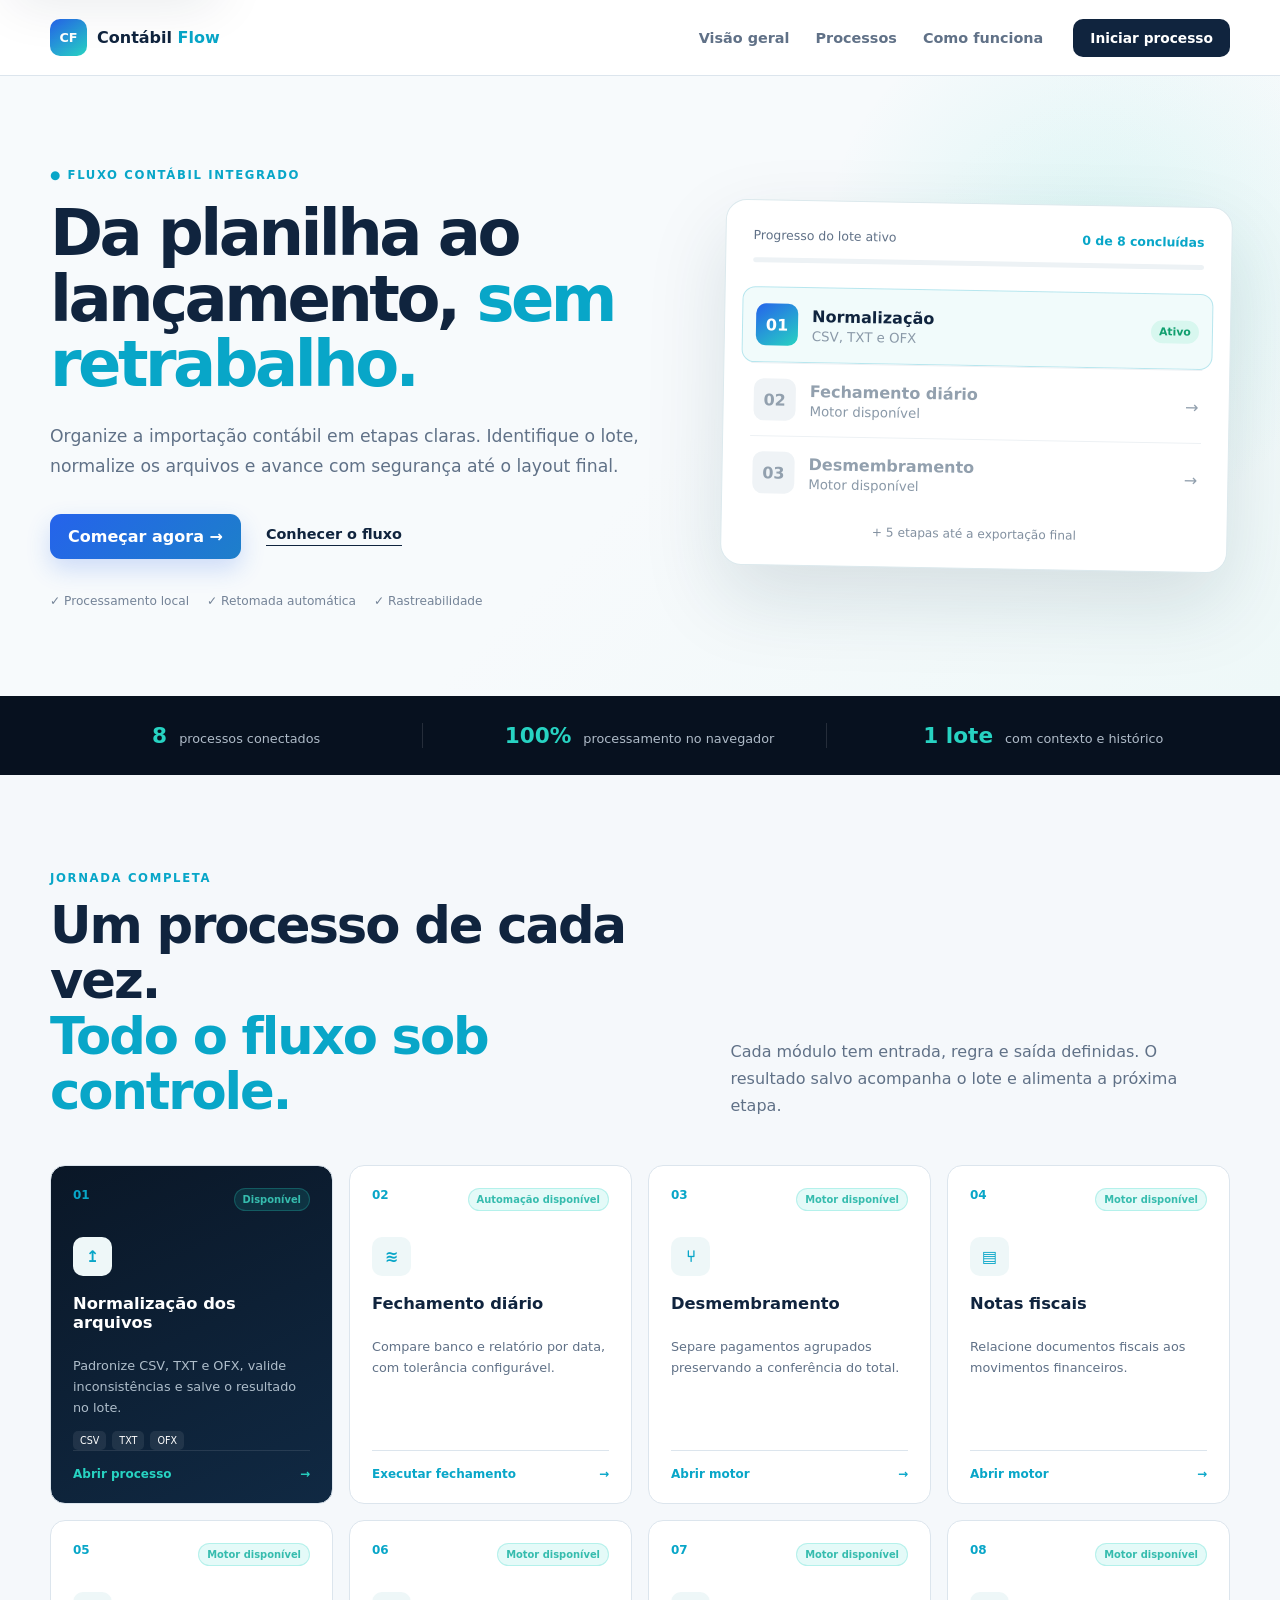
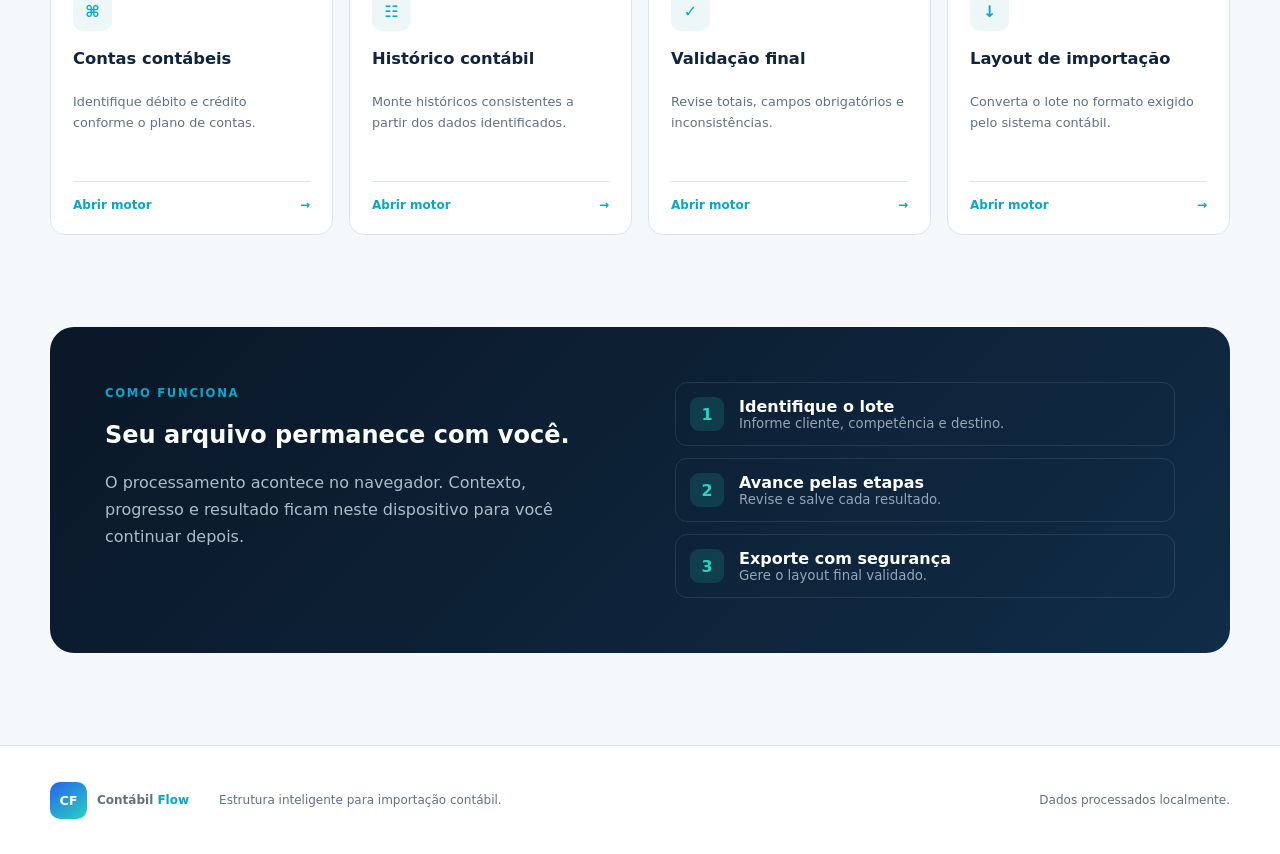
<file: index.html>
<!doctype html><html lang="pt-BR"><head><meta charset="utf-8"><meta name="viewport" content="width=device-width,initial-scale=1"><meta name="theme-color" content="#07111f"><meta name="description" content="Fluxo para preparar, conciliar, validar e exportar dados contábeis."><meta property="og:title" content="Contábil Flow"><meta property="og:description" content="Da planilha ao lançamento, sem retrabalho."><meta property="og:type" content="website"><meta property="og:url" content="https://igoorhenrique15-dotcom.github.io/importacao-contabil/"><meta property="og:image" content="https://igoorhenrique15-dotcom.github.io/importacao-contabil/assets/og.png"><meta property="og:image:width" content="1200"><meta property="og:image:height" content="630"><meta property="og:image:alt" content="Contábil Flow — Da planilha ao lançamento, sem retrabalho."><meta name="twitter:card" content="summary_large_image"><meta name="twitter:title" content="Contábil Flow"><meta name="twitter:description" content="Da planilha ao lançamento, sem retrabalho."><meta name="twitter:image" content="https://igoorhenrique15-dotcom.github.io/importacao-contabil/assets/og.png"><link rel="canonical" href="https://igoorhenrique15-dotcom.github.io/importacao-contabil/"><title>Contábil Flow · Importação contábil</title><link rel="stylesheet" href="assets/css/style.css"><link rel="stylesheet" href="assets/css/app-v2.css"></head><body>
<a class="skip-link" href="#main-content">Pular para o conteúdo</a><header class="site-header"><a class="brand" href="index.html" aria-label="Contábil Flow, início"><span class="brand-mark">CF</span><span>Contábil <b>Flow</b></span></a><button class="menu-toggle" type="button" aria-expanded="false" aria-controls="main-nav">Menu</button><nav class="main-nav" id="main-nav" aria-label="Navegação principal"><a href="#visao">Visão geral</a><a href="#processos">Processos</a><a href="#como">Como funciona</a></nav><a class="header-action" data-main-action href="processos/01-normalizacao/">Iniciar processo</a></header>
<main id="main-content"><section class="hero-home" id="visao"><div class="hero-copy"><span class="eyebrow">● FLUXO CONTÁBIL INTEGRADO</span><h1>Da planilha ao lançamento, <em>sem retrabalho.</em></h1><p>Organize a importação contábil em etapas claras. Identifique o lote, normalize os arquivos e avance com segurança até o layout final.</p><div class="hero-actions"><a class="button" data-hero-action href="processos/01-normalizacao/">Começar agora →</a><a class="text-link" href="#processos">Conhecer o fluxo</a></div><div class="trust-row"><span>✓ Processamento local</span><span>✓ Retomada automática</span><span>✓ Rastreabilidade</span></div></div><div class="flow-preview"><div class="preview-head"><span>Progresso do lote ativo</span><b>0 de 8 concluídas</b></div><div class="progress"><i style="width:0"></i></div><div class="preview-step current"><span class="step-icon">01</span><div><b>Normalização</b><small>CSV, TXT e OFX</small></div><span class="state-dot">Ativo</span></div><div class="preview-step"><span class="step-icon">02</span><div><b>Fechamento diário</b><small>Motor disponível</small></div><span>→</span></div><div class="preview-step"><span class="step-icon">03</span><div><b>Desmembramento</b><small>Motor disponível</small></div><span>→</span></div><div class="preview-more">+ 5 etapas até a exportação final</div></div></section>
<section class="stats-band" aria-label="Características"><div><strong>8</strong><span>processos conectados</span></div><div><strong>100%</strong><span>processamento no navegador</span></div><div><strong>1 lote</strong><span>com contexto e histórico</span></div></section>
<section class="content-section" id="processos"><div class="section-intro"><div><span class="eyebrow">JORNADA COMPLETA</span><h2>Um processo de cada vez.<br><em>Todo o fluxo sob controle.</em></h2></div><p>Cada módulo tem entrada, regra e saída definidas. O resultado salvo acompanha o lote e alimenta a próxima etapa.</p></div><div class="process-grid">
<a class="process-card featured" href="processos/01-normalizacao/"><div class="card-top"><span class="process-number">01</span><span class="badge badge-live">Disponível</span></div><div class="process-symbol">↥</div><h3>Normalização dos arquivos</h3><p>Padronize CSV, TXT e OFX, valide inconsistências e salve o resultado no lote.</p><div class="card-tags"><span>CSV</span><span>TXT</span><span>OFX</span></div><span class="card-link">Abrir processo <b>→</b></span></a>
<a class="process-card" href="processos/02-fechamento/"><div class="card-top"><span class="process-number">02</span><span class="badge badge-live">Automação disponível</span></div><div class="process-symbol">≋</div><h3>Fechamento diário</h3><p>Compare banco e relatório por data, com tolerância configurável.</p><span class="card-link">Executar fechamento <b>→</b></span></a>
<a class="process-card" href="processos/03-desmembramento/"><div class="card-top"><span class="process-number">03</span><span class="badge badge-live">Motor disponível</span></div><div class="process-symbol">⑂</div><h3>Desmembramento</h3><p>Separe pagamentos agrupados preservando a conferência do total.</p><span class="card-link">Abrir motor <b>→</b></span></a>
<a class="process-card" href="processos/04-notas-fiscais/"><div class="card-top"><span class="process-number">04</span><span class="badge badge-live">Motor disponível</span></div><div class="process-symbol">▤</div><h3>Notas fiscais</h3><p>Relacione documentos fiscais aos movimentos financeiros.</p><span class="card-link">Abrir motor <b>→</b></span></a>
<a class="process-card" href="processos/05-contas-contabeis/"><div class="card-top"><span class="process-number">05</span><span class="badge badge-live">Motor disponível</span></div><div class="process-symbol">⌘</div><h3>Contas contábeis</h3><p>Identifique débito e crédito conforme o plano de contas.</p><span class="card-link">Abrir motor <b>→</b></span></a>
<a class="process-card" href="processos/06-historico/"><div class="card-top"><span class="process-number">06</span><span class="badge badge-live">Motor disponível</span></div><div class="process-symbol">☷</div><h3>Histórico contábil</h3><p>Monte históricos consistentes a partir dos dados identificados.</p><span class="card-link">Abrir motor <b>→</b></span></a>
<a class="process-card" href="processos/07-validacao/"><div class="card-top"><span class="process-number">07</span><span class="badge badge-live">Motor disponível</span></div><div class="process-symbol">✓</div><h3>Validação final</h3><p>Revise totais, campos obrigatórios e inconsistências.</p><span class="card-link">Abrir motor <b>→</b></span></a>
<a class="process-card" href="processos/08-layout-importacao/"><div class="card-top"><span class="process-number">08</span><span class="badge badge-live">Motor disponível</span></div><div class="process-symbol">↓</div><h3>Layout de importação</h3><p>Converta o lote no formato exigido pelo sistema contábil.</p><span class="card-link">Abrir motor <b>→</b></span></a></div></section>
<section class="how-section" id="como"><div><span class="eyebrow">COMO FUNCIONA</span><h2>Seu arquivo permanece com você.</h2><p>O processamento acontece no navegador. Contexto, progresso e resultado ficam neste dispositivo para você continuar depois.</p></div><div class="how-list"><div><b>1</b><span><strong>Identifique o lote</strong><small>Informe cliente, competência e destino.</small></span></div><div><b>2</b><span><strong>Avance pelas etapas</strong><small>Revise e salve cada resultado.</small></span></div><div><b>3</b><span><strong>Exporte com segurança</strong><small>Gere o layout final validado.</small></span></div></div></section></main>
<footer><a class="brand" href="index.html"><span class="brand-mark">CF</span><span>Contábil <b>Flow</b></span></a><p>Estrutura inteligente para importação contábil.</p><span>Dados processados localmente.</span></footer><script src="assets/js/core.js"></script><script src="assets/js/dashboard.js"></script><script src="assets/js/site.js"></script></body></html>
</file>
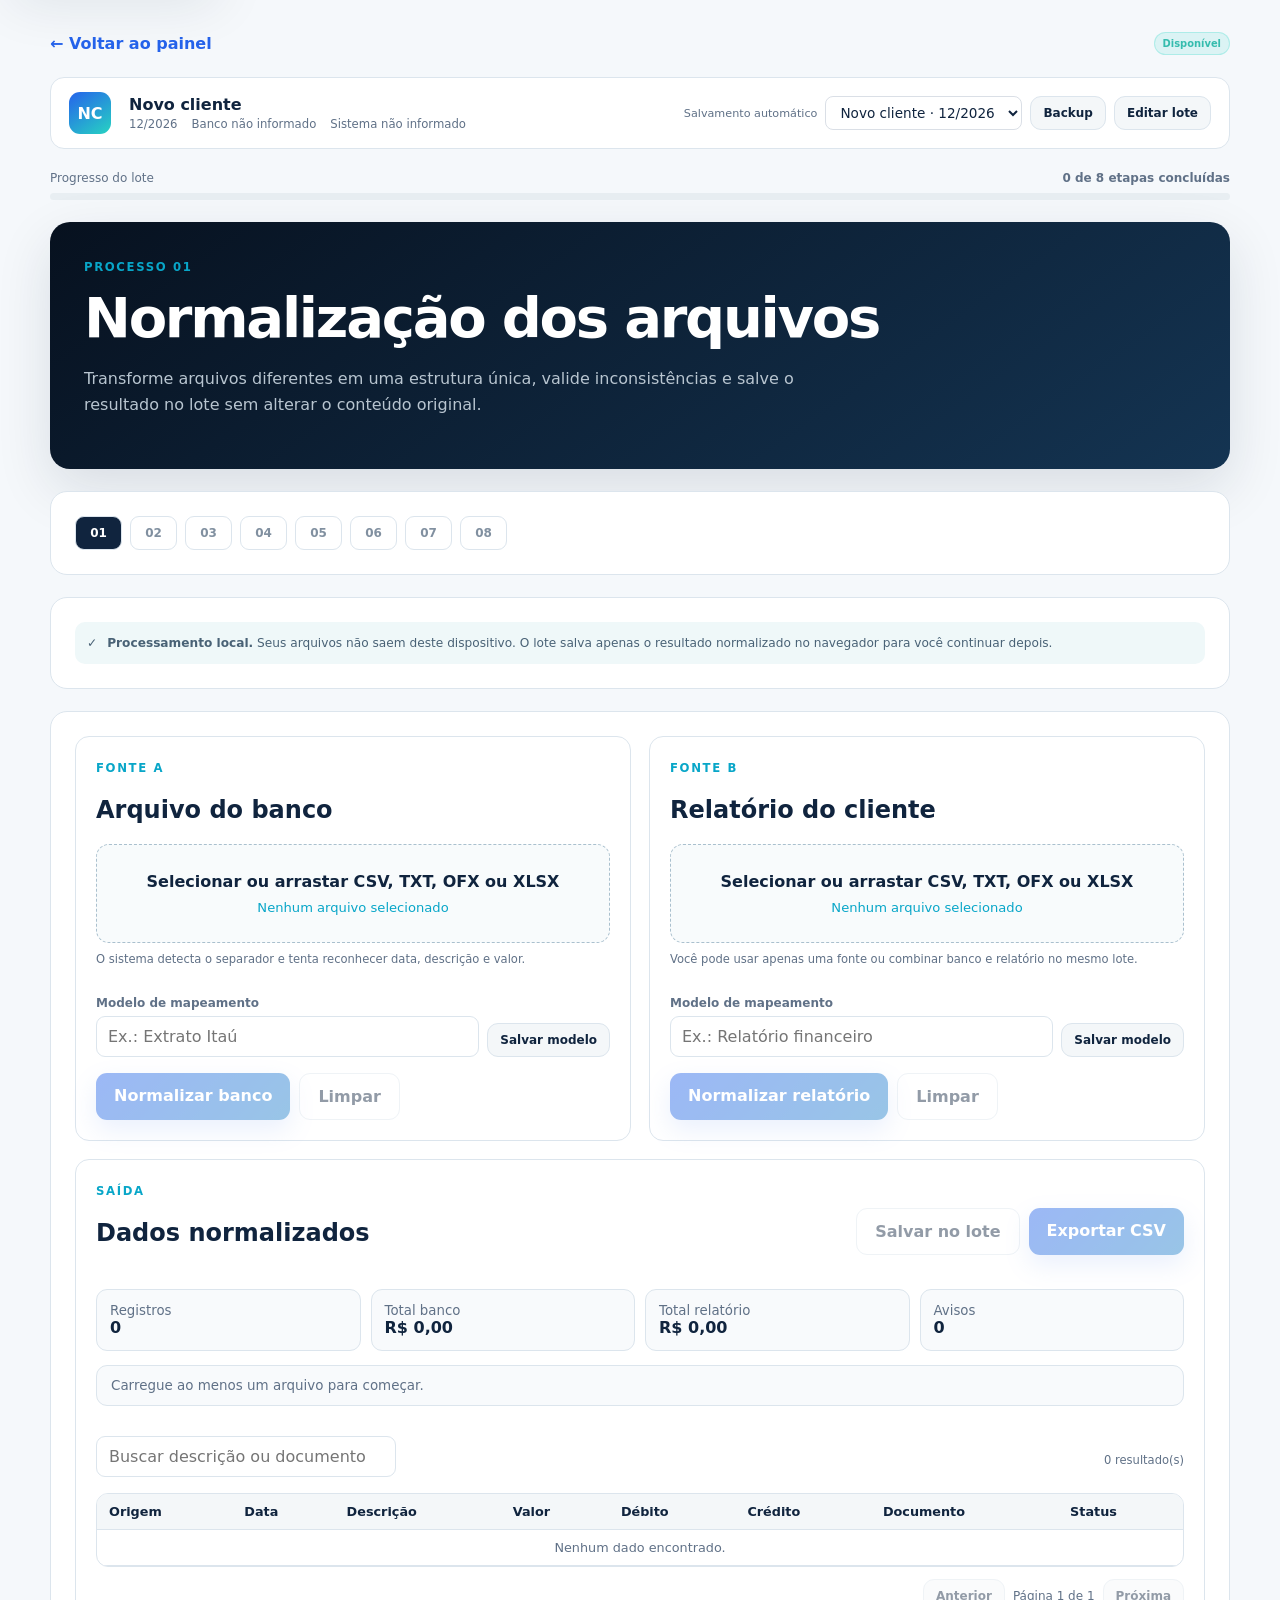
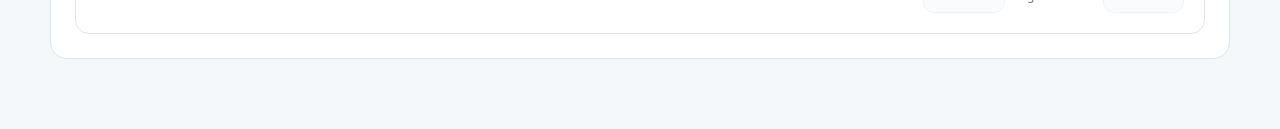
<file: processos/01-normalizacao/index.html>
<!doctype html><html lang="pt-BR"><head><meta charset="utf-8"><meta name="viewport" content="width=device-width,initial-scale=1"><meta name="theme-color" content="#07111f"><meta name="description" content="Normalize arquivos bancários, relatórios, CSV, TXT, OFX e XLSX em uma estrutura contábil padronizada."><title>Normalização · Contábil Flow</title><link rel="stylesheet" href="../../assets/css/style.css"><link rel="stylesheet" href="../../assets/css/app-v2.css"></head><body data-process="1">
<main class="shell"><div class="topbar"><a class="back" href="../../index.html">← Voltar ao painel</a><span class="badge badge-live">Disponível</span></div>
<header class="hero"><div><span class="eyebrow">PROCESSO 01</span><h1>Normalização dos arquivos</h1><p>Transforme arquivos diferentes em uma estrutura única, valide inconsistências e salve o resultado no lote sem alterar o conteúdo original.</p></div></header>
<nav class="flow-nav section" aria-label="Etapas do fluxo"><a aria-current="step" href="../01-normalizacao/" aria-label="Processo 01">01</a><a href="../02-fechamento/" aria-label="Processo 02">02</a><a href="../03-desmembramento/" aria-label="Processo 03">03</a><a href="../04-notas-fiscais/" aria-label="Processo 04">04</a><a href="../05-contas-contabeis/" aria-label="Processo 05">05</a><a href="../06-historico/" aria-label="Processo 06">06</a><a href="../07-validacao/" aria-label="Processo 07">07</a><a href="../08-layout-importacao/" aria-label="Processo 08">08</a></nav>
<section id="resume-banner" class="resume-banner"><span>Existe uma normalização salva neste lote.</span><button id="restore-saved" class="compact ghost" type="button">Restaurar resultado</button></section>
<section class="section"><div class="privacy-note"><b>✓</b><span><strong>Processamento local.</strong> Seus arquivos não saem deste dispositivo. O lote salva apenas o resultado normalizado no navegador para você continuar depois.</span></div></section>
<section class="grid section">
<article class="panel" data-source="banco"><span class="step-label">FONTE A</span><h2>Arquivo do banco</h2><label class="dropzone" for="file-banco"><input id="file-banco" type="file" accept=".csv,.txt,.ofx,.xlsx,text/csv,text/plain,application/x-ofx,application/vnd.openxmlformats-officedocument.spreadsheetml.sheet"><b>Selecionar ou arrastar CSV, TXT, OFX ou XLSX</b><div class="file-name" id="name-banco">Nenhum arquivo selecionado</div></label><p class="helper">O sistema detecta o separador e tenta reconhecer data, descrição e valor.</p><div id="mapping-banco" class="mapping"></div><div class="template-row" id="template-box-banco" hidden><div class="field"><label for="template-banco">Modelo de mapeamento</label><input id="template-banco" placeholder="Ex.: Extrato Itaú"></div><button class="compact ghost" id="save-template-banco" type="button">Salvar modelo</button></div><div class="actions"><button id="normalize-banco" type="button" disabled>Normalizar banco</button><button id="reset-banco" type="button" class="secondary" disabled>Limpar</button></div></article>
<article class="panel" data-source="relatorio"><span class="step-label">FONTE B</span><h2>Relatório do cliente</h2><label class="dropzone" for="file-relatorio"><input id="file-relatorio" type="file" accept=".csv,.txt,.ofx,.xlsx,text/csv,text/plain,application/x-ofx,application/vnd.openxmlformats-officedocument.spreadsheetml.sheet"><b>Selecionar ou arrastar CSV, TXT, OFX ou XLSX</b><div class="file-name" id="name-relatorio">Nenhum arquivo selecionado</div></label><p class="helper">Você pode usar apenas uma fonte ou combinar banco e relatório no mesmo lote.</p><div id="mapping-relatorio" class="mapping"></div><div class="template-row" id="template-box-relatorio" hidden><div class="field"><label for="template-relatorio">Modelo de mapeamento</label><input id="template-relatorio" placeholder="Ex.: Relatório financeiro"></div><button class="compact ghost" id="save-template-relatorio" type="button">Salvar modelo</button></div><div class="actions"><button id="normalize-relatorio" type="button" disabled>Normalizar relatório</button><button id="reset-relatorio" type="button" class="secondary" disabled>Limpar</button></div></article>
<article class="panel full"><div class="section-heading"><div><span class="step-label">SAÍDA</span><h2>Dados normalizados</h2></div><div class="actions"><button id="save-lot" type="button" class="secondary" disabled>Salvar no lote</button><button id="export-all" type="button" disabled>Exportar CSV</button></div></div><div id="summary" class="summary"></div><div id="status" class="notice" role="status" aria-live="polite">Carregue ao menos um arquivo para começar.</div><div id="issues" class="issue-list" aria-live="polite"></div><div class="data-toolbar"><input id="search-output" class="search-input" type="search" placeholder="Buscar descrição ou documento" aria-label="Buscar nos dados normalizados"><span id="result-count" class="helper"></span></div><div class="table-wrap desktop-table mobile-hide"><table><caption class="visually-hidden">Prévia dos dados normalizados</caption><thead><tr><th>Origem</th><th>Data</th><th>Descrição</th><th>Valor</th><th>Débito</th><th>Crédito</th><th>Documento</th><th>Status</th></tr></thead><tbody id="output-body"><tr><td colspan="8" class="empty">Nenhum dado normalizado.</td></tr></tbody></table></div><div id="mobile-output" class="mobile-cards"></div><div class="pagination"><button id="prev-page" type="button" class="compact ghost">Anterior</button><span id="page-info">Página 1</span><button id="next-page" type="button" class="compact ghost">Próxima</button></div></article>
</section></main><script src="../../assets/js/core.js"></script><script src="../../assets/js/workspace.js"></script><script src="../../assets/js/parsers.js"></script><script src="../../assets/js/xlsx.js"></script><script src="app.js"></script></body></html>
</file>
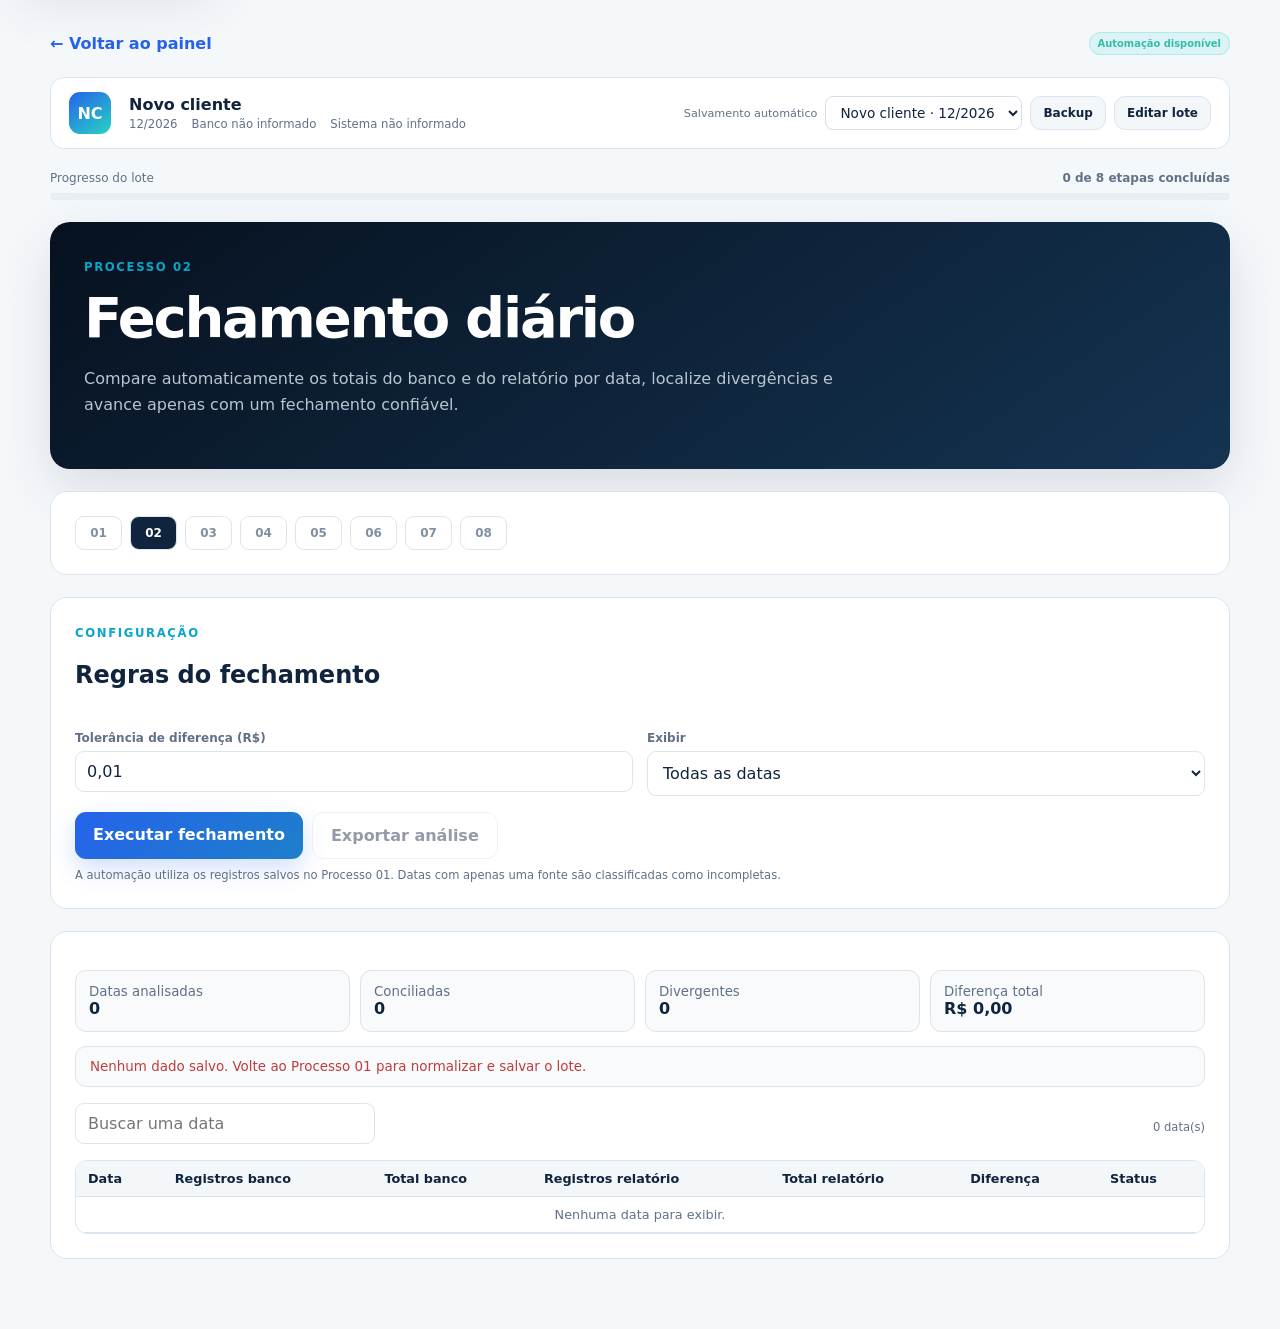
<file: processos/02-fechamento/index.html>
<!doctype html><html lang="pt-BR"><head><meta charset="utf-8"><meta name="viewport" content="width=device-width,initial-scale=1"><meta name="theme-color" content="#07111f"><meta name="description" content="Compare banco e relatório por data e identifique divergências automaticamente."><title>Fechamento diário · Contábil Flow</title><link rel="stylesheet" href="../../assets/css/style.css"><link rel="stylesheet" href="../../assets/css/app-v2.css"></head><body data-process="2">
<main class="shell"><div class="topbar"><a class="back" href="../../index.html">← Voltar ao painel</a><span class="badge badge-live">Automação disponível</span></div><header class="hero"><div><span class="eyebrow">PROCESSO 02</span><h1>Fechamento diário</h1><p>Compare automaticamente os totais do banco e do relatório por data, localize divergências e avance apenas com um fechamento confiável.</p></div></header>
<nav class="flow-nav section" aria-label="Etapas do fluxo"><a href="../01-normalizacao/" aria-label="Processo 01">01</a><a aria-current="step" href="../02-fechamento/" aria-label="Processo 02">02</a><a href="../03-desmembramento/" aria-label="Processo 03">03</a><a href="../04-notas-fiscais/" aria-label="Processo 04">04</a><a href="../05-contas-contabeis/" aria-label="Processo 05">05</a><a href="../06-historico/" aria-label="Processo 06">06</a><a href="../07-validacao/" aria-label="Processo 07">07</a><a href="../08-layout-importacao/" aria-label="Processo 08">08</a></nav>
<section class="section"><div class="section-heading"><div><span class="step-label">CONFIGURAÇÃO</span><h2>Regras do fechamento</h2></div></div><div class="form-grid"><div class="form-field"><label for="tolerance">Tolerância de diferença (R$)</label><input id="tolerance" inputmode="decimal" value="0,01"></div><div class="form-field"><label for="closing-filter">Exibir</label><select id="closing-filter"><option value="all">Todas as datas</option><option value="divergente">Somente divergências</option><option value="conciliado">Somente conciliadas</option><option value="incompleto">Somente incompletas</option></select></div></div><div class="actions"><button id="run-closing" type="button">Executar fechamento</button><button id="export-closing" class="secondary" type="button" disabled>Exportar análise</button></div><p class="helper">A automação utiliza os registros salvos no Processo 01. Datas com apenas uma fonte são classificadas como incompletas.</p></section>
<section class="section"><div id="closing-summary" class="summary"></div><div id="closing-status" class="notice" role="status" aria-live="polite">Carregando dados do lote…</div><div class="data-toolbar"><input id="closing-search" class="search-input" type="search" placeholder="Buscar uma data" aria-label="Buscar data no fechamento"><span id="closing-count" class="helper"></span></div><div class="table-wrap desktop-table mobile-hide"><table><caption class="visually-hidden">Resultado do fechamento diário</caption><thead><tr><th>Data</th><th>Registros banco</th><th>Total banco</th><th>Registros relatório</th><th>Total relatório</th><th>Diferença</th><th>Status</th></tr></thead><tbody id="closing-body"></tbody></table></div><div id="closing-mobile" class="mobile-cards"></div></section>
</main><script src="../../assets/js/core.js"></script><script src="../../assets/js/engines.js"></script><script src="../../assets/js/pipeline.js"></script><script src="../../assets/js/workspace.js"></script><script src="app.js"></script></body></html>
</file>
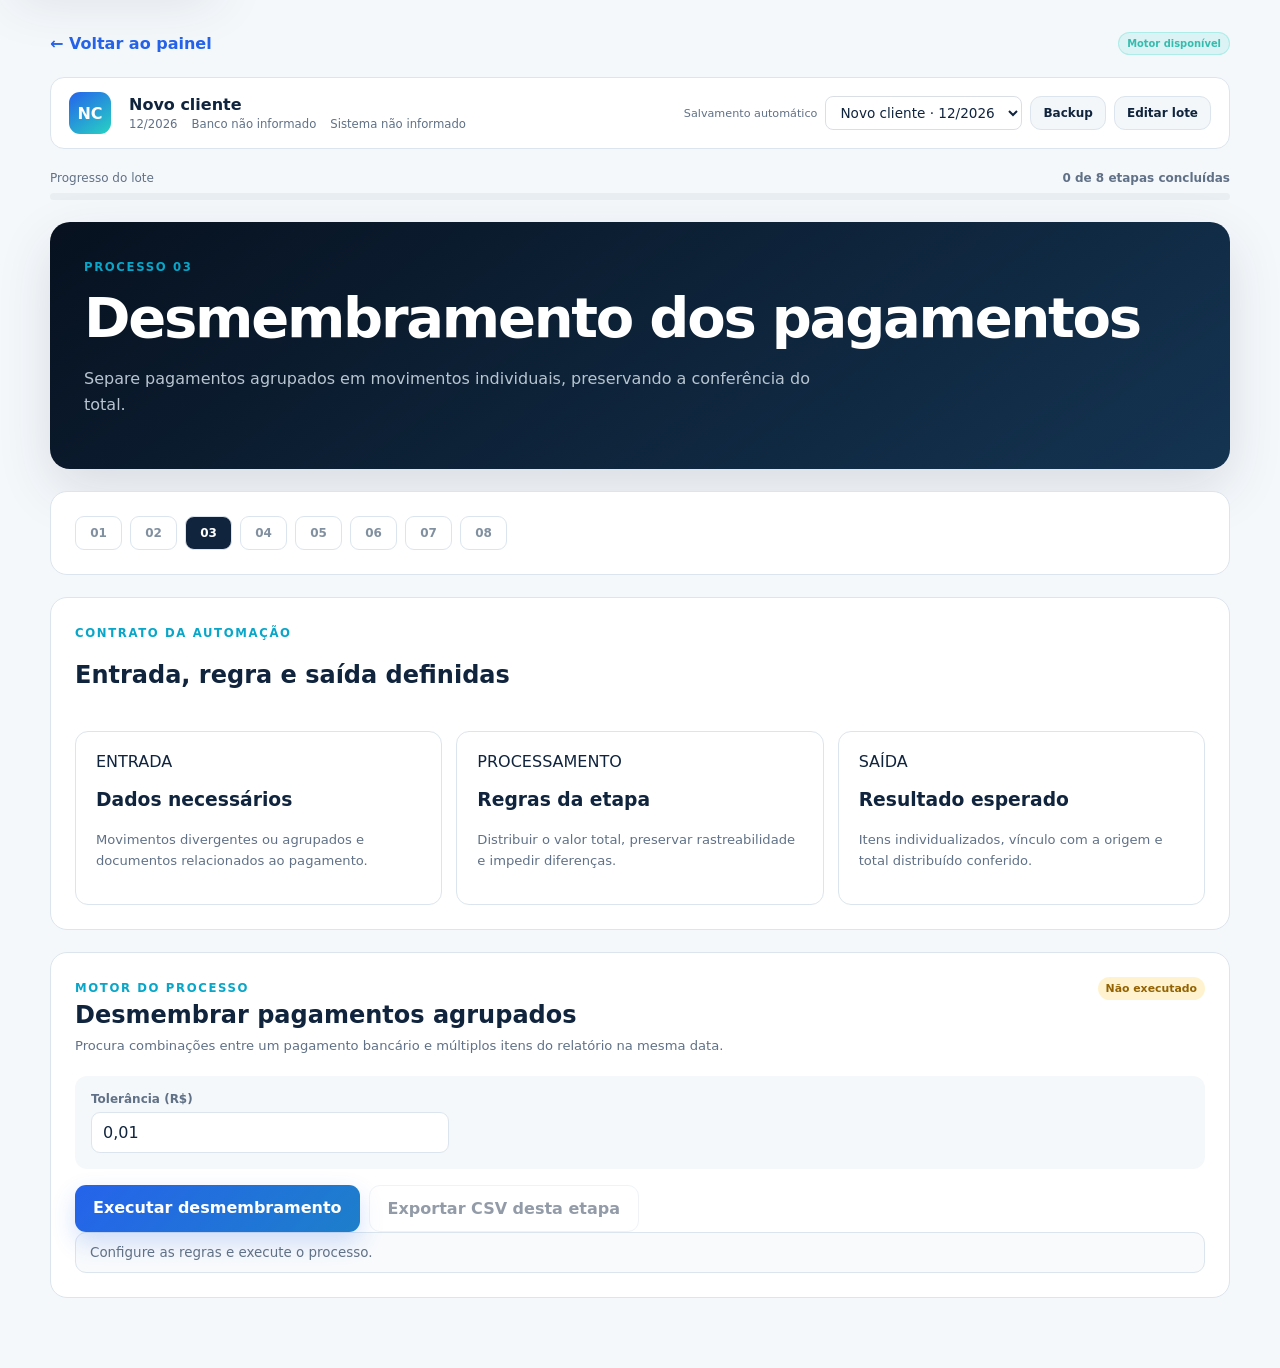
<file: processos/03-desmembramento/index.html>
<!doctype html><html lang="pt-BR"><head><meta charset="utf-8"><meta name="viewport" content="width=device-width,initial-scale=1"><meta name="theme-color" content="#07111f"><meta name="description" content="Processo 3 funcional do fluxo de importação contábil."><link rel="stylesheet" href="../../assets/css/style.css"><link rel="stylesheet" href="../../assets/css/app-v2.css"></head><body data-process="3"><script src="../../assets/js/core.js"></script><script src="../../assets/js/process-shell.js"></script><script src="../../assets/js/workspace.js"></script><script src="../../assets/js/engines.js"></script><script src="../../assets/js/pipeline.js"></script><script src="../../assets/js/process-runner.js"></script></body></html>
</file>
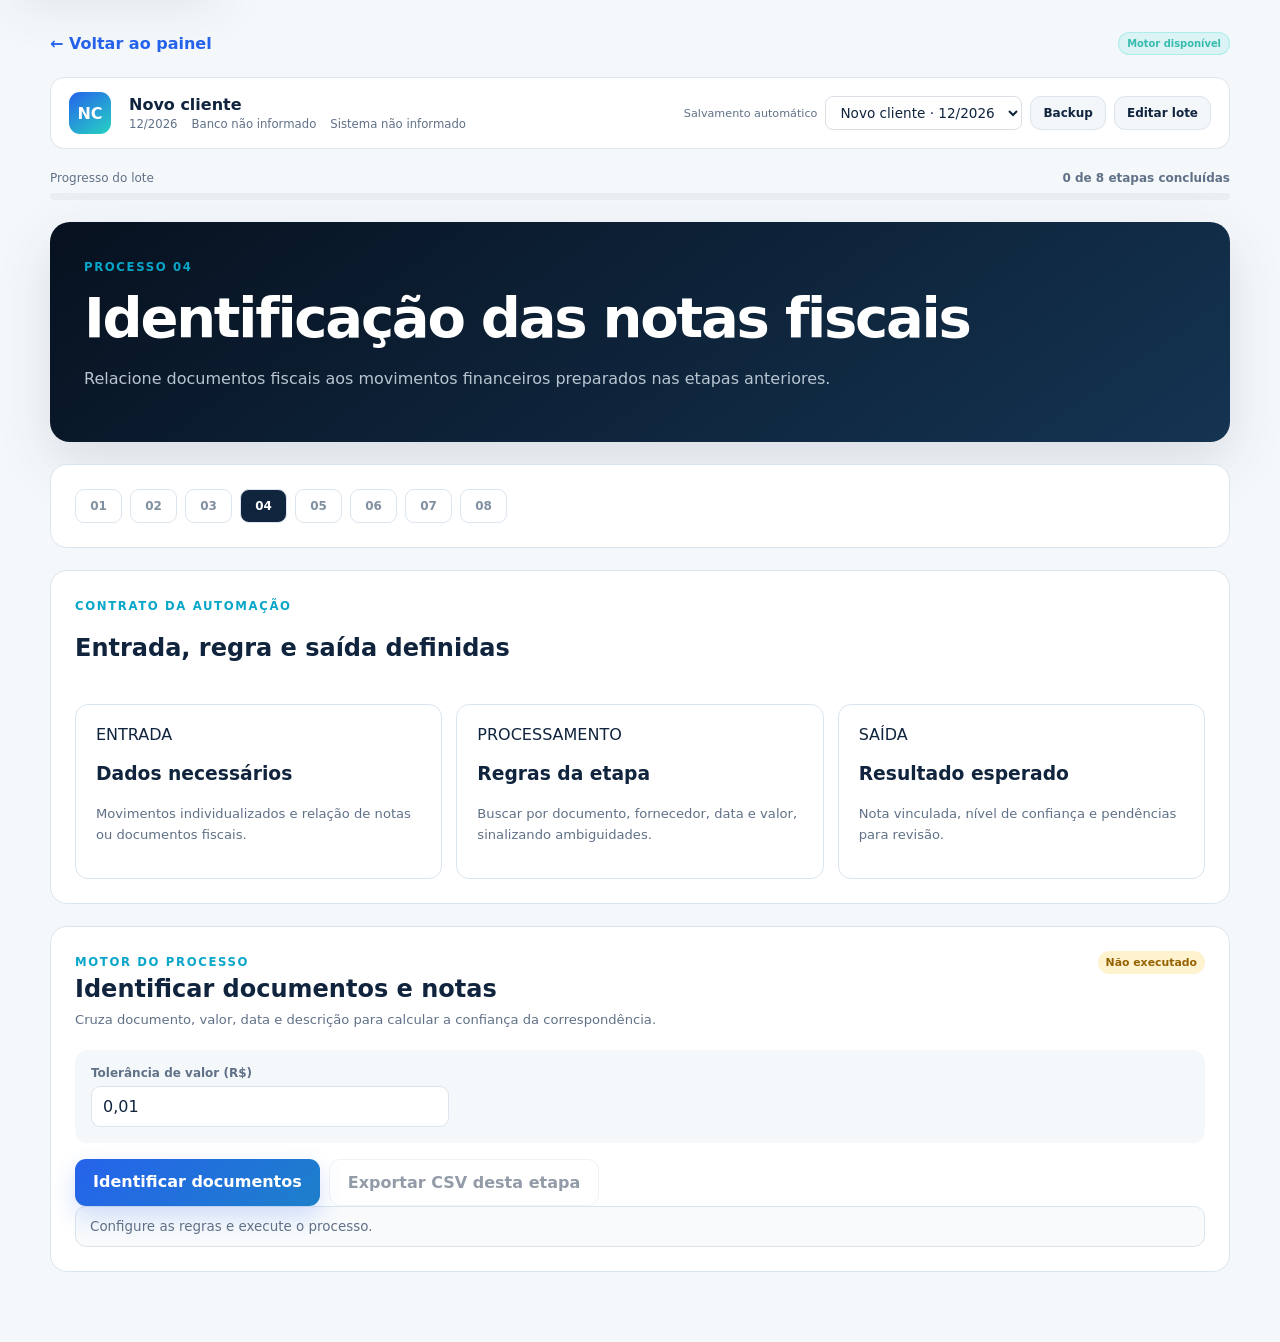
<file: processos/04-notas-fiscais/index.html>
<!doctype html><html lang="pt-BR"><head><meta charset="utf-8"><meta name="viewport" content="width=device-width,initial-scale=1"><meta name="theme-color" content="#07111f"><meta name="description" content="Processo 4 funcional do fluxo de importação contábil."><link rel="stylesheet" href="../../assets/css/style.css"><link rel="stylesheet" href="../../assets/css/app-v2.css"></head><body data-process="4"><script src="../../assets/js/core.js"></script><script src="../../assets/js/process-shell.js"></script><script src="../../assets/js/workspace.js"></script><script src="../../assets/js/engines.js"></script><script src="../../assets/js/pipeline.js"></script><script src="../../assets/js/process-runner.js"></script></body></html>
</file>
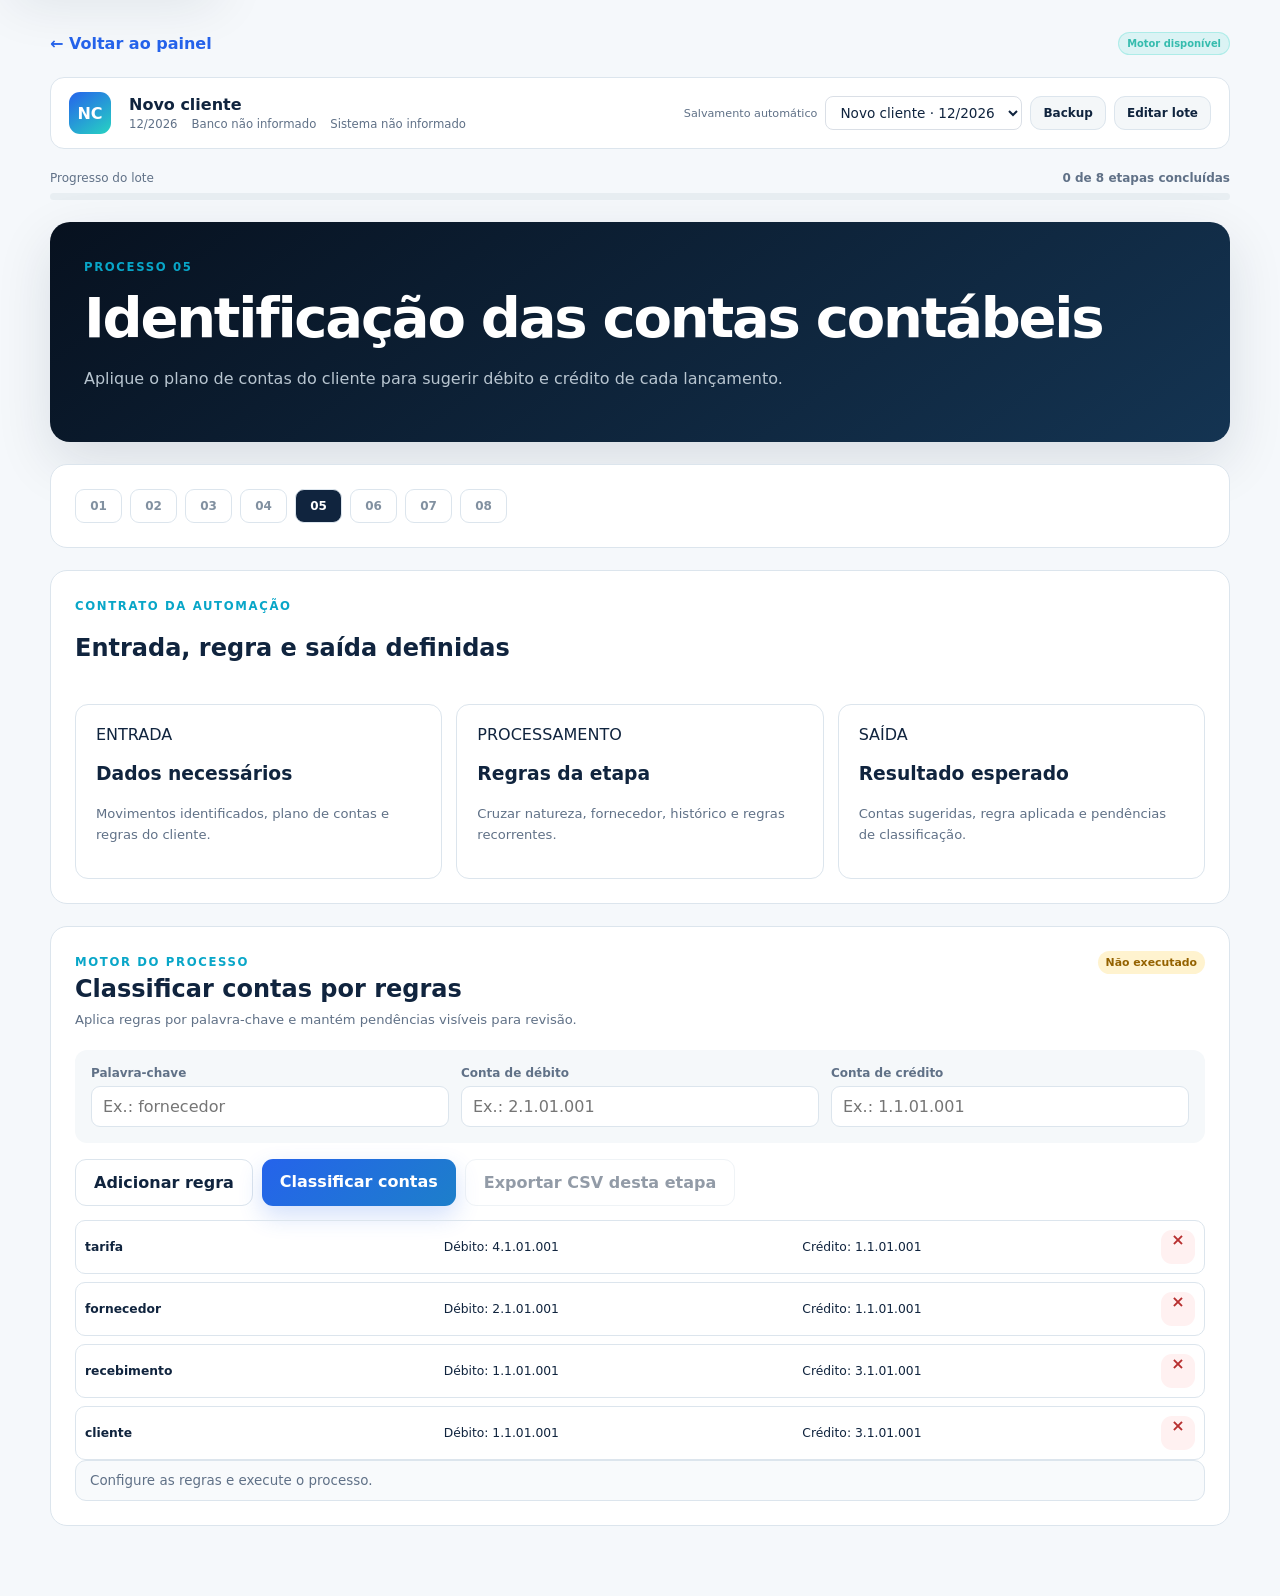
<file: processos/05-contas-contabeis/index.html>
<!doctype html><html lang="pt-BR"><head><meta charset="utf-8"><meta name="viewport" content="width=device-width,initial-scale=1"><meta name="theme-color" content="#07111f"><meta name="description" content="Processo 5 funcional do fluxo de importação contábil."><link rel="stylesheet" href="../../assets/css/style.css"><link rel="stylesheet" href="../../assets/css/app-v2.css"></head><body data-process="5"><script src="../../assets/js/core.js"></script><script src="../../assets/js/process-shell.js"></script><script src="../../assets/js/workspace.js"></script><script src="../../assets/js/engines.js"></script><script src="../../assets/js/pipeline.js"></script><script src="../../assets/js/process-runner.js"></script></body></html>
</file>
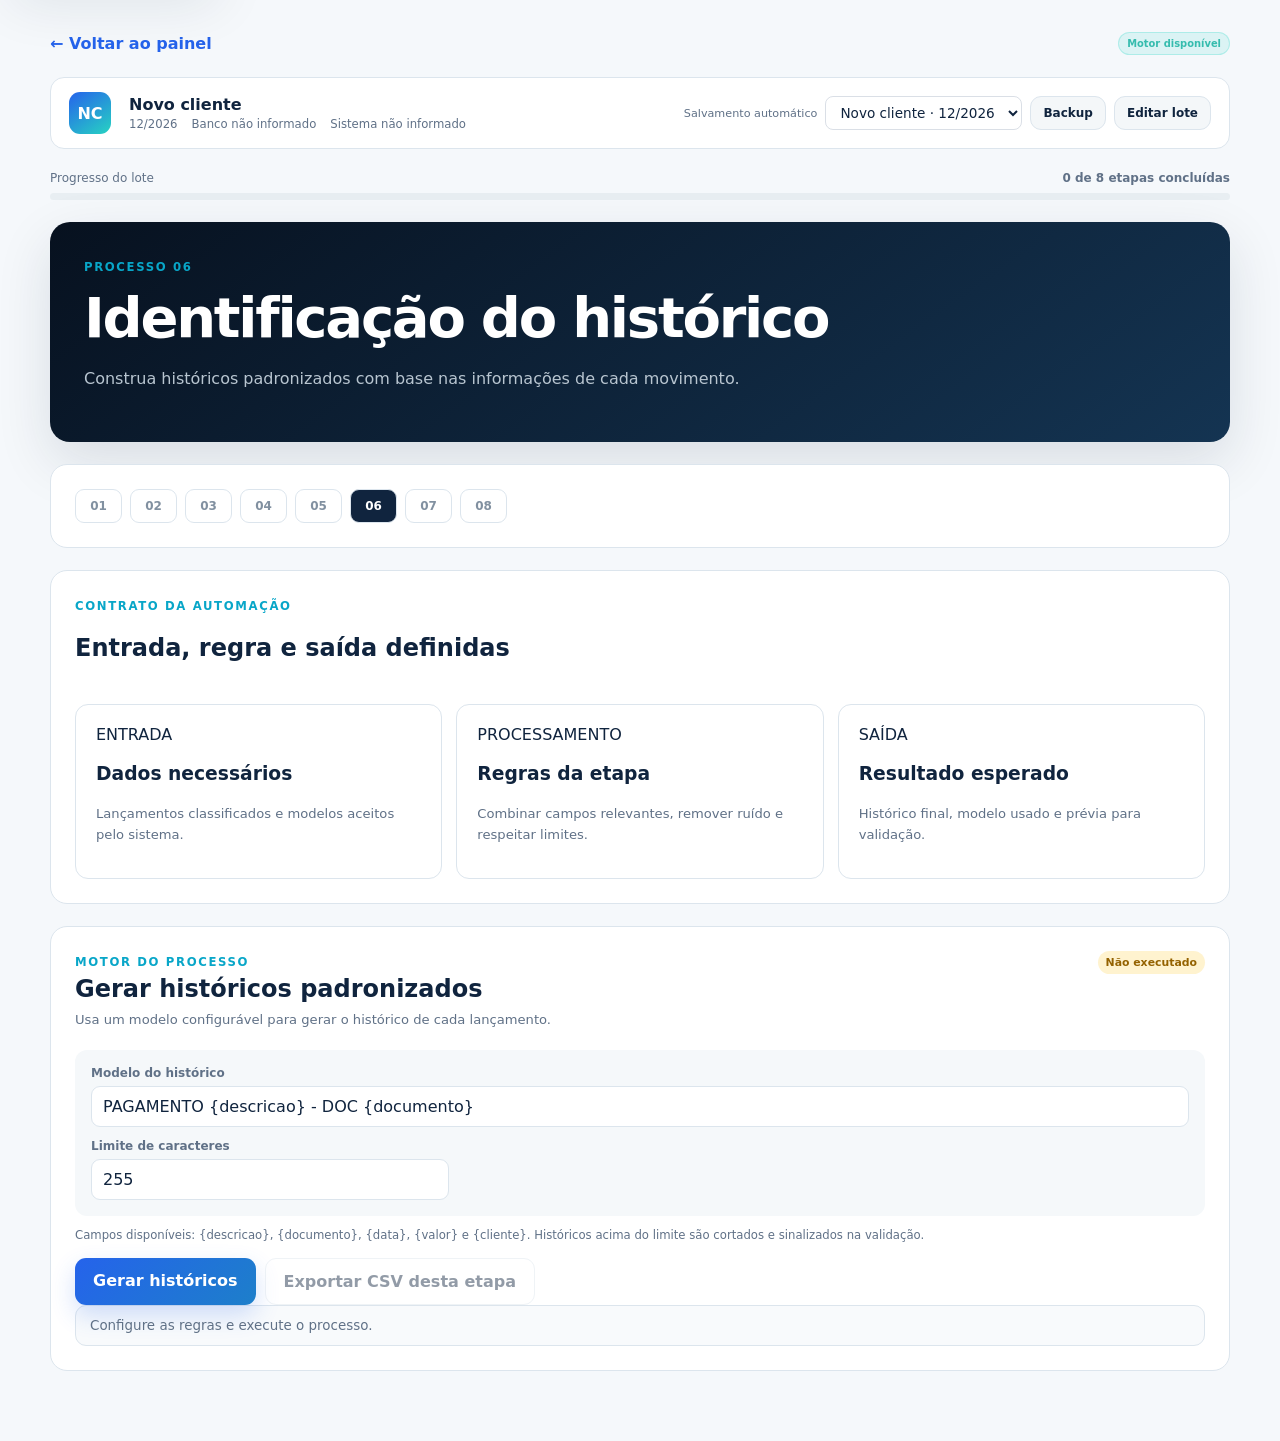
<file: processos/06-historico/index.html>
<!doctype html><html lang="pt-BR"><head><meta charset="utf-8"><meta name="viewport" content="width=device-width,initial-scale=1"><meta name="theme-color" content="#07111f"><meta name="description" content="Processo 6 funcional do fluxo de importação contábil."><link rel="stylesheet" href="../../assets/css/style.css"><link rel="stylesheet" href="../../assets/css/app-v2.css"></head><body data-process="6"><script src="../../assets/js/core.js"></script><script src="../../assets/js/process-shell.js"></script><script src="../../assets/js/workspace.js"></script><script src="../../assets/js/engines.js"></script><script src="../../assets/js/pipeline.js"></script><script src="../../assets/js/process-runner.js"></script></body></html>
</file>
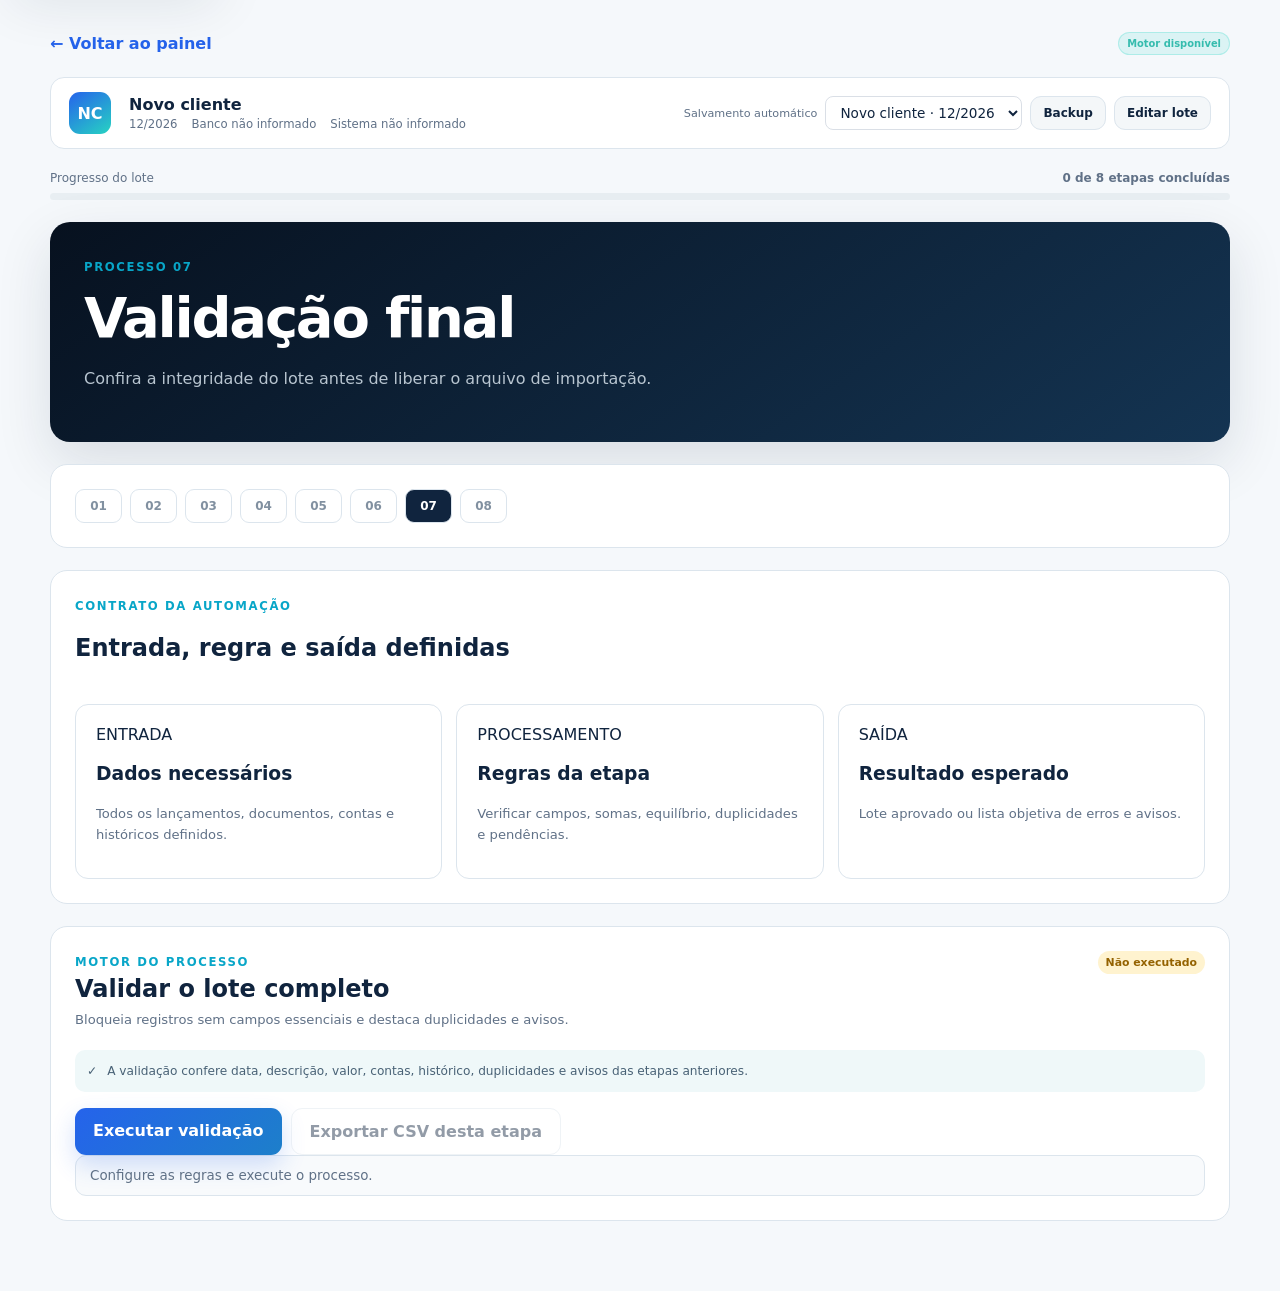
<file: processos/07-validacao/index.html>
<!doctype html><html lang="pt-BR"><head><meta charset="utf-8"><meta name="viewport" content="width=device-width,initial-scale=1"><meta name="theme-color" content="#07111f"><meta name="description" content="Processo 7 funcional do fluxo de importação contábil."><link rel="stylesheet" href="../../assets/css/style.css"><link rel="stylesheet" href="../../assets/css/app-v2.css"></head><body data-process="7"><script src="../../assets/js/core.js"></script><script src="../../assets/js/process-shell.js"></script><script src="../../assets/js/workspace.js"></script><script src="../../assets/js/engines.js"></script><script src="../../assets/js/pipeline.js"></script><script src="../../assets/js/process-runner.js"></script></body></html>
</file>
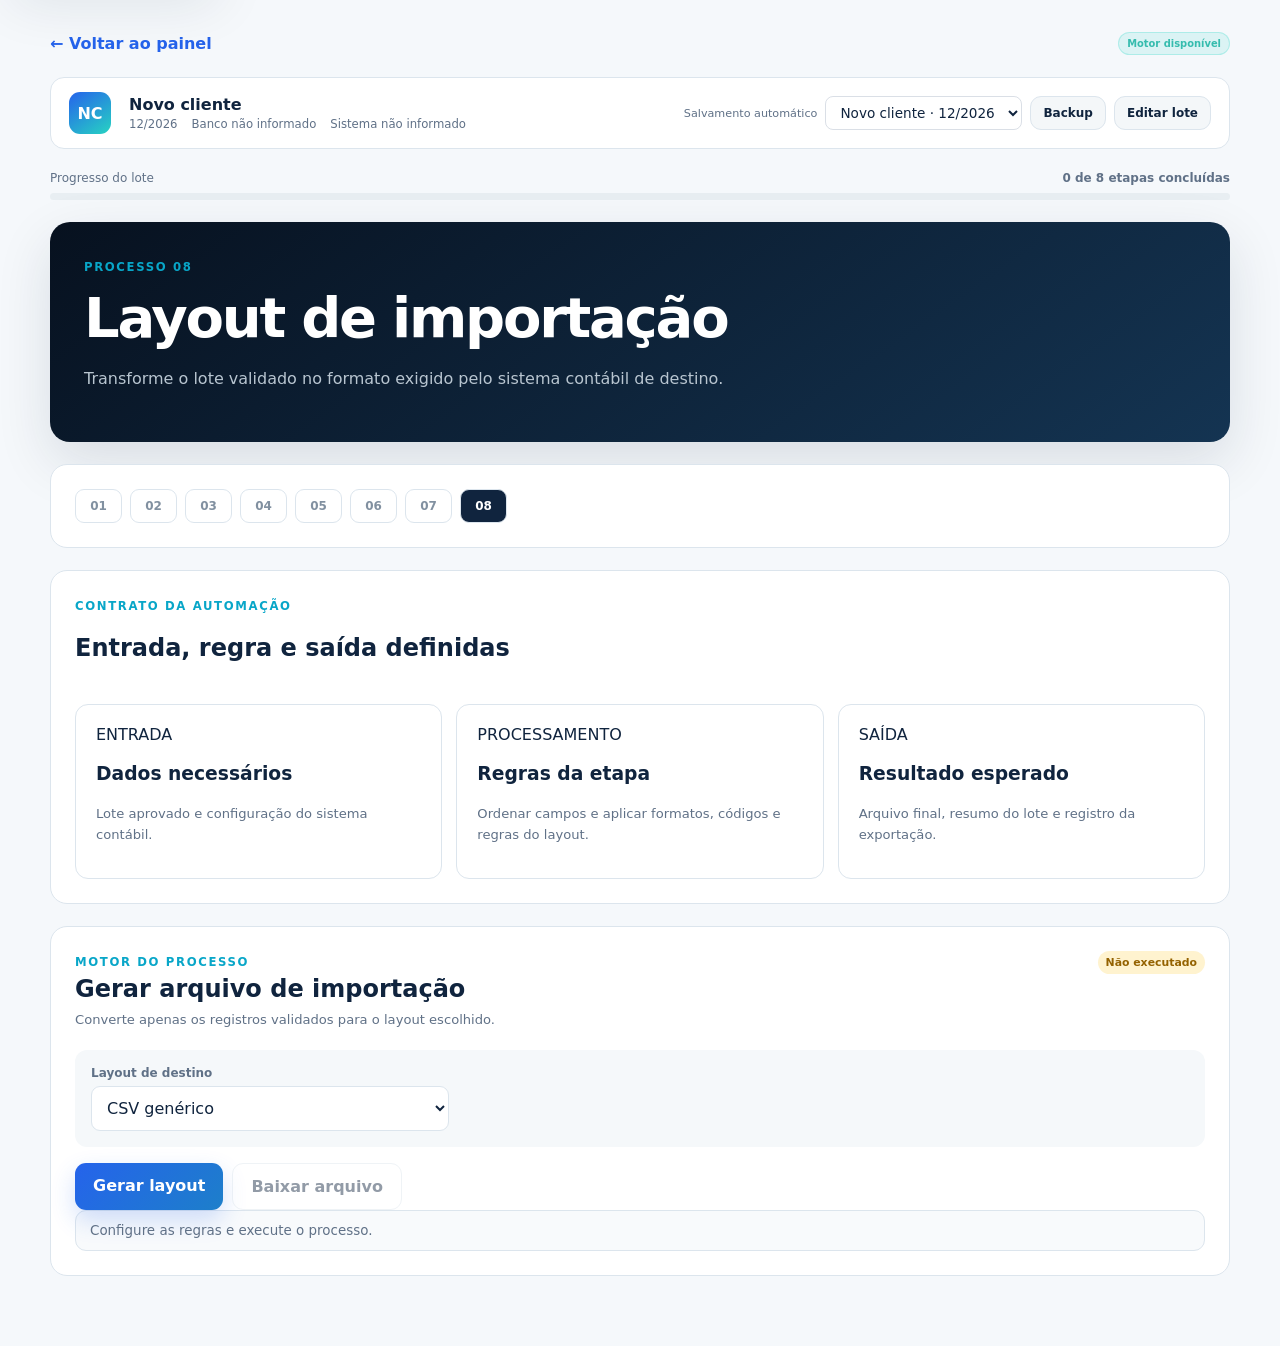
<file: processos/08-layout-importacao/index.html>
<!doctype html><html lang="pt-BR"><head><meta charset="utf-8"><meta name="viewport" content="width=device-width,initial-scale=1"><meta name="theme-color" content="#07111f"><meta name="description" content="Processo 8 funcional do fluxo de importação contábil."><link rel="stylesheet" href="../../assets/css/style.css"><link rel="stylesheet" href="../../assets/css/app-v2.css"></head><body data-process="8"><script src="../../assets/js/core.js"></script><script src="../../assets/js/process-shell.js"></script><script src="../../assets/js/workspace.js"></script><script src="../../assets/js/engines.js"></script><script src="../../assets/js/pipeline.js"></script><script src="../../assets/js/process-runner.js"></script></body></html>
</file>
<file: assets/css/style.css>
:root{--ink:#10243e;--navy:#07111f;--blue:#2563eb;--cyan:#08a6c8;--aqua:#27d3c2;--paper:#f5f8fb;--line:#dce5ed;--muted:#607187;--shadow:0 20px 55px rgba(15,35,60,.12)}*{box-sizing:border-box}html{scroll-behavior:smooth}body{margin:0;background:var(--paper);color:var(--ink);font-family:Inter,ui-sans-serif,system-ui,-apple-system,"Segoe UI",sans-serif}a{color:inherit}button,input,select{font:inherit}.site-header{height:76px;padding:0 max(24px,calc((100% - 1180px)/2));display:flex;align-items:center;gap:30px;background:#fffffff5;border-bottom:1px solid var(--line);position:sticky;top:0;z-index:20;backdrop-filter:blur(12px)}.brand{display:flex;align-items:center;gap:10px;text-decoration:none;font-weight:750;white-space:nowrap}.brand b{color:var(--cyan)}.brand-mark{width:37px;height:37px;display:grid;place-items:center;border-radius:10px;background:linear-gradient(145deg,var(--blue),var(--aqua));color:#fff;font-size:.8rem;font-weight:900}.main-nav{display:flex;gap:26px;margin-left:auto}.main-nav a{color:var(--muted);text-decoration:none;font-size:.9rem;font-weight:650}.header-action{padding:11px 17px;border-radius:10px;background:var(--ink);color:#fff;text-decoration:none;font-weight:750;font-size:.86rem}.menu-toggle{display:none;background:#fff;border:1px solid var(--line);border-radius:9px;padding:9px 12px}.hero-home{min-height:620px;padding:86px max(24px,calc((100% - 1180px)/2));display:grid;grid-template-columns:1.08fr .92fr;align-items:center;gap:78px;background:radial-gradient(circle at 85% 30%,#27d3c221,transparent 23%),linear-gradient(135deg,#f7fafc 55%,#eef8f8)}.eyebrow,.step-label{color:var(--cyan);font-size:.73rem;font-weight:850;letter-spacing:.14em}.hero-copy h1{font-size:clamp(2.8rem,5vw,5rem);line-height:1.02;letter-spacing:-.055em;margin:18px 0 24px}.hero-copy h1 em,.section-intro h2 em{color:var(--cyan);font-style:normal}.hero-copy>p{max-width:610px;color:var(--muted);font-size:1.08rem;line-height:1.75}.hero-actions{display:flex;align-items:center;gap:25px;margin-top:32px}.button,button{appearance:none;border:0;border-radius:11px;padding:13px 18px;background:linear-gradient(135deg,var(--blue),#1d7fca);color:#fff;text-decoration:none;font-weight:780;cursor:pointer;display:inline-flex;justify-content:center;gap:20px;box-shadow:0 10px 25px #2563eb33}.button.secondary,button.secondary{background:#fff;color:var(--ink);border:1px solid var(--line);box-shadow:none}.text-link{text-decoration:none;border-bottom:1px solid;padding-bottom:3px;font-size:.9rem;font-weight:750}.trust-row{display:flex;flex-wrap:wrap;gap:18px;margin-top:35px;color:#748397;font-size:.76rem}.flow-preview{background:#fff;border:1px solid #dce9ed;border-radius:21px;padding:27px;box-shadow:0 32px 80px #0f374621;transform:rotate(1deg)}.preview-head{display:flex;justify-content:space-between;font-size:.78rem;color:var(--muted)}.preview-head b{color:var(--cyan)}.progress{height:5px;background:#edf2f5;border-radius:10px;margin:15px 0 24px;overflow:hidden}.progress i{display:block;width:12.5%;height:100%;background:linear-gradient(90deg,var(--blue),var(--aqua))}.preview-step{display:grid;grid-template-columns:auto 1fr auto;align-items:center;gap:14px;padding:15px 3px;border-top:1px solid #edf1f4;color:#92a0ae}.preview-step.current{margin:0 -10px;padding:16px 13px;border:1px solid #08a6c840;border-radius:13px;background:#f1fbfb;color:var(--ink)}.step-icon{width:42px;height:42px;display:grid;place-items:center;border-radius:10px;background:#eff3f6;font-weight:850}.current .step-icon{background:linear-gradient(145deg,var(--blue),var(--aqua));color:#fff}.preview-step div{display:flex;flex-direction:column;gap:3px}.preview-step small{color:#8a99a8}.state-dot{padding:5px 8px;border-radius:99px;background:#d8f7ef;color:#0f9f6e;font-size:.68rem;font-weight:800}.preview-more{text-align:center;padding-top:15px;color:#8290a0;font-size:.76rem}.stats-band{display:grid;grid-template-columns:repeat(3,1fr);background:var(--navy);color:#fff;padding:27px max(24px,calc((100% - 1180px)/2));gap:30px}.stats-band div{display:flex;align-items:baseline;gap:12px;justify-content:center;border-right:1px solid #ffffff1f}.stats-band div:last-child{border:0}.stats-band strong{font-size:1.35rem;color:var(--aqua)}.stats-band span{font-size:.8rem;color:#afbbc8}.content-section{padding:92px max(24px,calc((100% - 1180px)/2))}.section-intro{display:grid;grid-template-columns:1.1fr .9fr;align-items:end;gap:70px;margin-bottom:46px}.section-intro h2{font-size:clamp(2rem,4vw,3.35rem);line-height:1.08;letter-spacing:-.04em;margin:12px 0 0}.section-intro p{color:var(--muted);line-height:1.7;margin:0}.process-grid{display:grid;grid-template-columns:repeat(4,1fr);gap:16px}.process-card{min-height:315px;padding:22px;border:1px solid var(--line);border-radius:15px;background:#fff;text-decoration:none;display:flex;flex-direction:column;transition:.2s}.process-card:hover{transform:translateY(-4px);box-shadow:var(--shadow)}.process-card.featured{background:linear-gradient(155deg,#0a1727,#102943);color:#fff}.card-top{display:flex;justify-content:space-between}.process-number{font-size:.75rem;font-weight:900;color:var(--cyan)}.badge,.status-pill{padding:5px 8px;border:1px solid var(--line);border-radius:99px;color:#8492a1;font-size:.62rem;font-weight:750}.badge-live{background:#27d3c21f;border-color:#27d3c240;color:#36bcae}.process-symbol{width:39px;height:39px;display:grid;place-items:center;border-radius:10px;background:#eef7f8;color:var(--cyan);margin:26px 0 18px;font-weight:900}.process-card h3{font-size:1.02rem;margin:0 0 10px}.process-card p{font-size:.8rem;color:var(--muted);line-height:1.65}.featured p{color:#aebdca}.card-tags{display:flex;gap:6px}.card-tags span{font-size:.6rem;padding:4px 7px;border-radius:5px;background:#ffffff14}.card-link{margin-top:auto;padding-top:16px;border-top:1px solid var(--line);font-size:.75rem;font-weight:800;color:var(--cyan);display:flex;justify-content:space-between}.featured .card-link{border-color:#ffffff1a;color:var(--aqua)}.how-section{margin:0 max(24px,calc((100% - 1180px)/2)) 92px;padding:55px;border-radius:24px;background:linear-gradient(135deg,#0a1727,#102c46);color:#fff;display:grid;grid-template-columns:1fr 1fr;gap:70px}.how-section p{color:#aebdca;line-height:1.7}.how-list{display:grid;gap:12px}.how-list div{display:flex;gap:15px;padding:14px;border:1px solid #ffffff1a;border-radius:12px}.how-list b{width:34px;height:34px;display:grid;place-items:center;background:#27d3c226;color:var(--aqua);border-radius:9px}.how-list span{display:flex;flex-direction:column}.how-list small{color:#95a6b5}footer{padding:35px max(24px,calc((100% - 1180px)/2));background:#fff;border-top:1px solid var(--line);display:flex;align-items:center;gap:30px;color:var(--muted);font-size:.75rem}footer p{margin-right:auto}
.shell{width:min(1180px,calc(100% - 40px));margin:auto;padding:32px 0 70px}.topbar,.section-heading{display:flex;align-items:center;justify-content:space-between;gap:16px;margin-bottom:22px}.back{color:var(--blue);text-decoration:none;font-weight:750}.hero{padding:34px;border-radius:20px;background:linear-gradient(145deg,var(--navy),#143452);color:#fff;box-shadow:var(--shadow)}.hero h1{font-size:clamp(2rem,5vw,3.5rem);letter-spacing:-.04em;margin:10px 0 14px}.hero p{max-width:760px;color:#b8c5d0;line-height:1.65}.section{margin-top:22px;padding:24px;border:1px solid var(--line);border-radius:17px;background:#fff}.grid{display:grid;grid-template-columns:repeat(2,minmax(0,1fr));gap:18px}.panel{border:1px solid var(--line);border-radius:14px;background:#fff;padding:20px}.dropzone{display:block;border:1.5px dashed #aac0ce;border-radius:13px;padding:27px;text-align:center;cursor:pointer;background:#f8fbfc}.dropzone input{display:none}.file-name{margin-top:9px;color:var(--cyan);font-size:.82rem}.mapping{display:grid;grid-template-columns:repeat(2,minmax(0,1fr));gap:12px;margin-top:16px}.field label{display:block;margin-bottom:6px;color:var(--muted);font-size:.75rem;font-weight:700}.field select{width:100%;padding:10px;border-radius:9px;border:1px solid var(--line)}.actions{display:flex;flex-wrap:wrap;gap:9px;margin-top:16px}.summary{display:grid;grid-template-columns:repeat(3,1fr);gap:10px;margin:14px 0}.metric{padding:13px;border:1px solid var(--line);border-radius:11px;background:#f8fafc}.metric small{display:block;color:var(--muted)}.table-wrap{overflow:auto;border:1px solid var(--line);border-radius:12px;max-height:430px}table{width:100%;border-collapse:collapse;min-width:720px}th,td{padding:10px 12px;border-bottom:1px solid var(--line);text-align:left;font-size:.8rem}th{position:sticky;top:0;background:#f4f7f9}.empty{text-align:center;color:var(--muted)}.notice{padding:12px 14px;border-radius:11px;border:1px solid var(--line);background:#f8fafc;color:var(--muted);font-size:.84rem}.notice.ok{color:#07875e}.notice.error{color:#c13c3c}.full{grid-column:1/-1}.flow-nav{display:flex;gap:8px;overflow:auto}.flow-nav a{min-width:47px;padding:9px;border:1px solid var(--line);border-radius:9px;text-decoration:none;text-align:center;font-size:.75rem;font-weight:800;color:#8190a0}.flow-nav a.current{background:var(--ink);color:#fff}.structure-grid{display:grid;grid-template-columns:repeat(3,1fr);gap:14px}.structure-card{padding:20px;border:1px solid var(--line);border-radius:13px}.structure-card p{color:var(--muted);font-size:.82rem;line-height:1.6}.empty-state{text-align:center;padding:45px 20px}.empty-state .process-symbol{margin:0 auto 18px}.empty-state p{max-width:590px;margin:0 auto 22px;color:var(--muted);line-height:1.65}button:disabled{opacity:.45}
@media(max-width:960px){.process-grid{grid-template-columns:repeat(2,1fr)}.hero-home{gap:35px}}
@media(max-width:760px){.site-header{height:66px;padding:0 16px}.header-action{display:none}.menu-toggle{display:block;margin-left:auto}.main-nav{display:none;position:absolute;left:12px;right:12px;top:72px;padding:12px;background:#fff;border:1px solid var(--line);border-radius:12px;box-shadow:var(--shadow);flex-direction:column;margin:0}.main-nav.open{display:flex}.main-nav a{padding:12px}.hero-home{min-height:auto;padding:58px 20px;grid-template-columns:1fr;gap:45px}.hero-copy h1{font-size:clamp(2.55rem,13vw,4rem)}.hero-actions{flex-direction:column;align-items:stretch}.text-link{text-align:center;border:0}.flow-preview{transform:none;padding:20px}.stats-band{grid-template-columns:1fr;padding:22px 20px}.stats-band div{border:0;border-bottom:1px solid #ffffff1f;padding-bottom:15px}.content-section{padding:64px 20px}.section-intro,.process-grid,.how-section,.grid,.mapping,.summary,.structure-grid{grid-template-columns:1fr}.section-intro{gap:22px}.how-section{margin:0 20px 64px;padding:30px 22px;gap:25px}footer{flex-direction:column;align-items:flex-start;padding:30px 20px}.shell{width:calc(100% - 20px);padding-top:12px}.topbar,.section-heading{align-items:flex-start;flex-direction:column}.hero,.section,.panel{padding:18px}.full{grid-column:auto}.actions button{width:100%}}
</file>
<file: assets/css/app-v2.css>
:focus-visible{outline:3px solid #22b8cf;outline-offset:3px}.skip-link{position:fixed;left:12px;top:-60px;z-index:100;padding:10px 14px;background:#fff;border-radius:8px;box-shadow:var(--shadow);text-decoration:none}.skip-link:focus{top:12px}.lot-bar{display:grid;grid-template-columns:1fr auto;gap:18px;align-items:center;margin:0 0 22px;padding:14px 18px;border:1px solid var(--line);border-radius:14px;background:#fff}.lot-info{display:flex;align-items:center;gap:18px;min-width:0}.lot-avatar{width:42px;height:42px;display:grid;place-items:center;flex:none;border-radius:11px;background:linear-gradient(145deg,var(--blue),var(--aqua));color:#fff;font-weight:900}.lot-copy{min-width:0}.lot-copy strong{display:block;white-space:nowrap;overflow:hidden;text-overflow:ellipsis}.lot-meta{display:flex;flex-wrap:wrap;gap:6px 14px;margin-top:3px;color:var(--muted);font-size:.73rem}.lot-actions{display:flex;gap:8px}.button.compact,button.compact{padding:9px 12px;box-shadow:none;font-size:.75rem}.button.ghost,button.ghost{background:#f4f7f9;color:var(--ink);border:1px solid var(--line);box-shadow:none}.save-state{font-size:.7rem;color:var(--muted);align-self:center}.modal-backdrop{position:fixed;inset:0;z-index:60;display:none;place-items:center;padding:18px;background:#07111fb3}.modal-backdrop.open{display:grid}.lot-modal{width:min(650px,100%);max-height:90vh;overflow:auto;padding:26px;border-radius:18px;background:#fff;box-shadow:0 30px 90px #0005}.modal-head{display:flex;justify-content:space-between;gap:20px;align-items:flex-start;margin-bottom:20px}.modal-head h2{margin:5px 0}.icon-button{width:38px;height:38px;padding:0;background:#f2f5f7;color:var(--ink);box-shadow:none}.form-grid{display:grid;grid-template-columns:repeat(2,1fr);gap:14px}.form-field label{display:block;margin-bottom:6px;color:var(--muted);font-size:.75rem;font-weight:750}.form-field input,.form-field select{width:100%;padding:11px;border:1px solid var(--line);border-radius:9px;background:#fff;color:var(--ink)}.form-field.full-field{grid-column:1/-1}.modal-actions{display:flex;justify-content:flex-end;gap:10px;margin-top:22px}.workflow-progress{margin:0 0 22px}.workflow-progress-head{display:flex;justify-content:space-between;margin-bottom:8px;color:var(--muted);font-size:.75rem}.workflow-progress-track{height:7px;overflow:hidden;border-radius:99px;background:#e8eef2}.workflow-progress-track i{display:block;height:100%;border-radius:inherit;background:linear-gradient(90deg,var(--blue),var(--aqua));transition:width .2s}.process-labels{display:flex;justify-content:space-between;margin-top:7px;color:#8b99a8;font-size:.62rem}.data-toolbar{display:flex;align-items:center;justify-content:space-between;gap:14px;flex-wrap:wrap;margin:16px 0}.search-input{min-width:min(300px,100%);padding:10px 12px;border:1px solid var(--line);border-radius:9px}.status-chip{display:inline-flex;align-items:center;gap:6px;padding:5px 8px;border-radius:99px;font-size:.68rem;font-weight:800}.status-chip.ok{background:#dff8ef;color:#087b59}.status-chip.warn{background:#fff3cf;color:#946200}.status-chip.error{background:#ffe7e7;color:#b42e2e}.issue-list{display:grid;gap:8px;margin-top:14px}.issue-item{display:flex;gap:10px;padding:10px 12px;border:1px solid #f0c8c8;border-radius:9px;background:#fff8f8;color:#9d3333;font-size:.78rem}.resume-banner{display:none;align-items:center;justify-content:space-between;gap:12px;margin-bottom:16px;padding:12px 14px;border:1px solid #b9ded8;border-radius:10px;background:#f2fbf9;font-size:.8rem}.resume-banner.show{display:flex}.dropzone.dragging{border-color:var(--cyan);background:#edfafa}.helper{margin:8px 0 0;color:var(--muted);font-size:.72rem;line-height:1.5}.template-row{display:flex;gap:8px;align-items:end;margin-top:12px}.template-row .field{flex:1}.audit-list{display:grid;gap:9px}.audit-item{display:grid;grid-template-columns:auto 1fr auto;gap:12px;padding:11px;border-bottom:1px solid var(--line);font-size:.78rem}.audit-item time{color:var(--muted)}.privacy-note{display:flex;gap:10px;align-items:flex-start;padding:12px;border-radius:10px;background:#eff8f9;color:#496276;font-size:.76rem;line-height:1.5}.step-name{display:block;margin-top:4px;font-size:.62rem;font-weight:600}.flow-nav a[aria-current=step]{background:var(--ink);color:#fff}.mobile-cards{display:none}.pagination{display:flex;justify-content:flex-end;gap:8px;align-items:center;margin-top:12px;color:var(--muted);font-size:.75rem}
@media(max-width:760px){.lot-bar{grid-template-columns:1fr;padding:12px}.lot-info{align-items:flex-start}.lot-actions{justify-content:space-between}.form-grid{grid-template-columns:1fr}.form-field.full-field{grid-column:auto}.modal-actions{flex-direction:column-reverse}.modal-actions button{width:100%}.process-labels{display:none}.desktop-table.mobile-hide{display:none}.mobile-cards{display:grid;gap:10px}.mobile-record{padding:14px;border:1px solid var(--line);border-radius:11px;background:#fff}.mobile-record-head{display:flex;justify-content:space-between;gap:10px}.mobile-record dl{display:grid;grid-template-columns:1fr 1fr;gap:8px;margin:12px 0 0}.mobile-record dt{font-size:.65rem;color:var(--muted)}.mobile-record dd{margin:2px 0 0;font-size:.78rem}.resume-banner{align-items:flex-start;flex-direction:column}.template-row{align-items:stretch;flex-direction:column}.audit-item{grid-template-columns:auto 1fr}.audit-item time{grid-column:2}}

/* Seletor de lote e backup na barra de contexto */
.lot-select{
  padding:6px 10px;border-radius:8px;font:inherit;font-size:.85rem;max-width:220px;
  border:1px solid rgba(148,163,184,.35);background:transparent;color:inherit;cursor:pointer;
}
.lot-select:focus-visible{outline:2px solid #38bdf8;outline-offset:1px}
.lot-select option{color:initial}
label.button{display:inline-flex;align-items:center;cursor:pointer}
@media (max-width:640px){.lot-select{max-width:100%;flex:1}}
</file>
